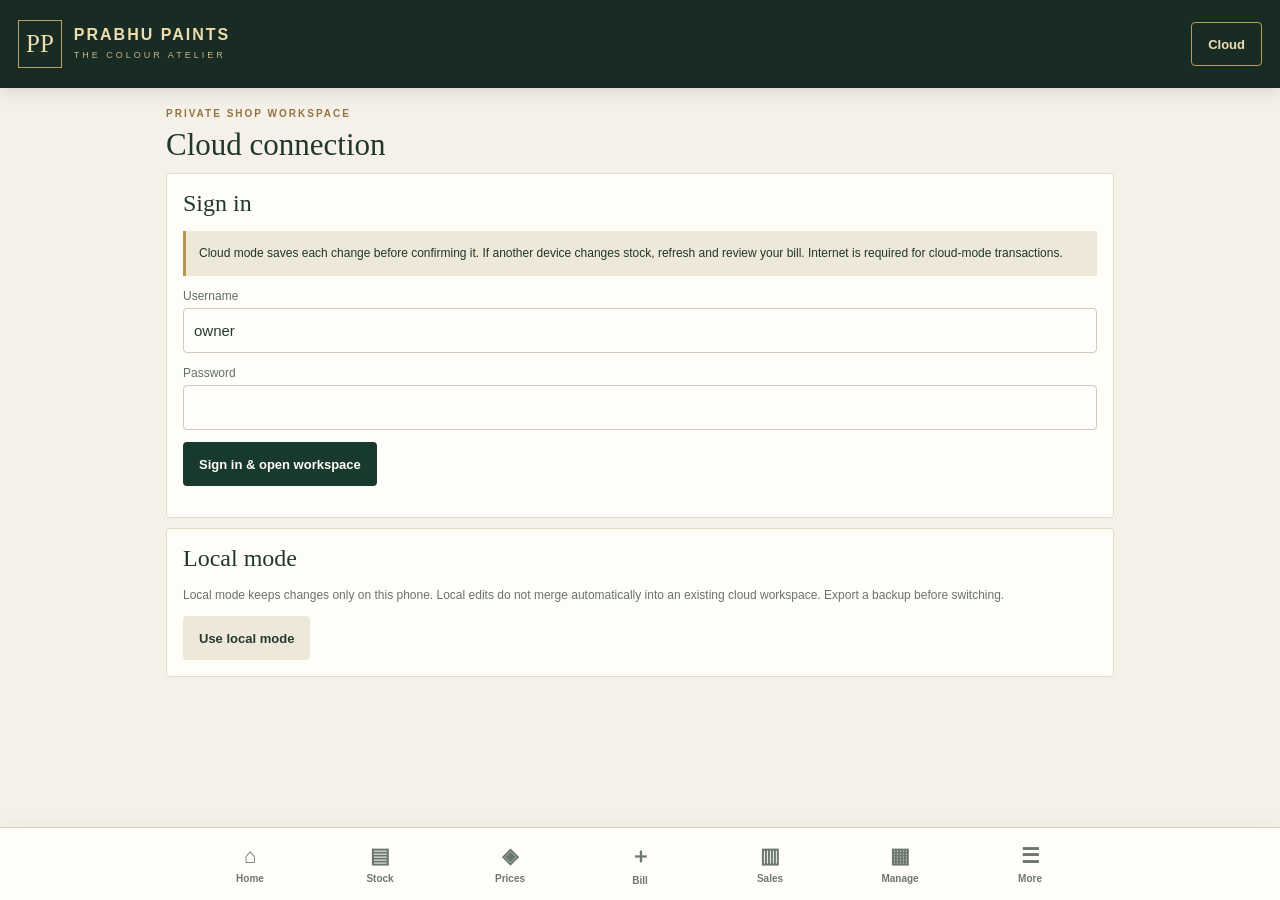
<file: management-cloud/server/static/index.html>
<!doctype html><html lang="en"><head><meta charset="utf-8"><meta name="viewport" content="width=device-width,initial-scale=1"><title>Prabhu Paints</title><link rel="stylesheet" href="style.css"></head><body>
<header><div class="mark">PP</div><div><b>PRABHU PAINTS</b><small>THE COLOUR ATELIER</small></div><button class="cloud-badge" onclick="cloudPanel()">Cloud</button></header><main id="app"></main><nav id="nav"></nav><dialog id="modal"></dialog><aside id="toast" role="status"></aside><div id="print"></div>
<script src="pricing.js"></script><script src="stock.js"></script><script src="cloud.js"></script><script src="app.js"></script><script src="management.js"></script></body></html>
</file>
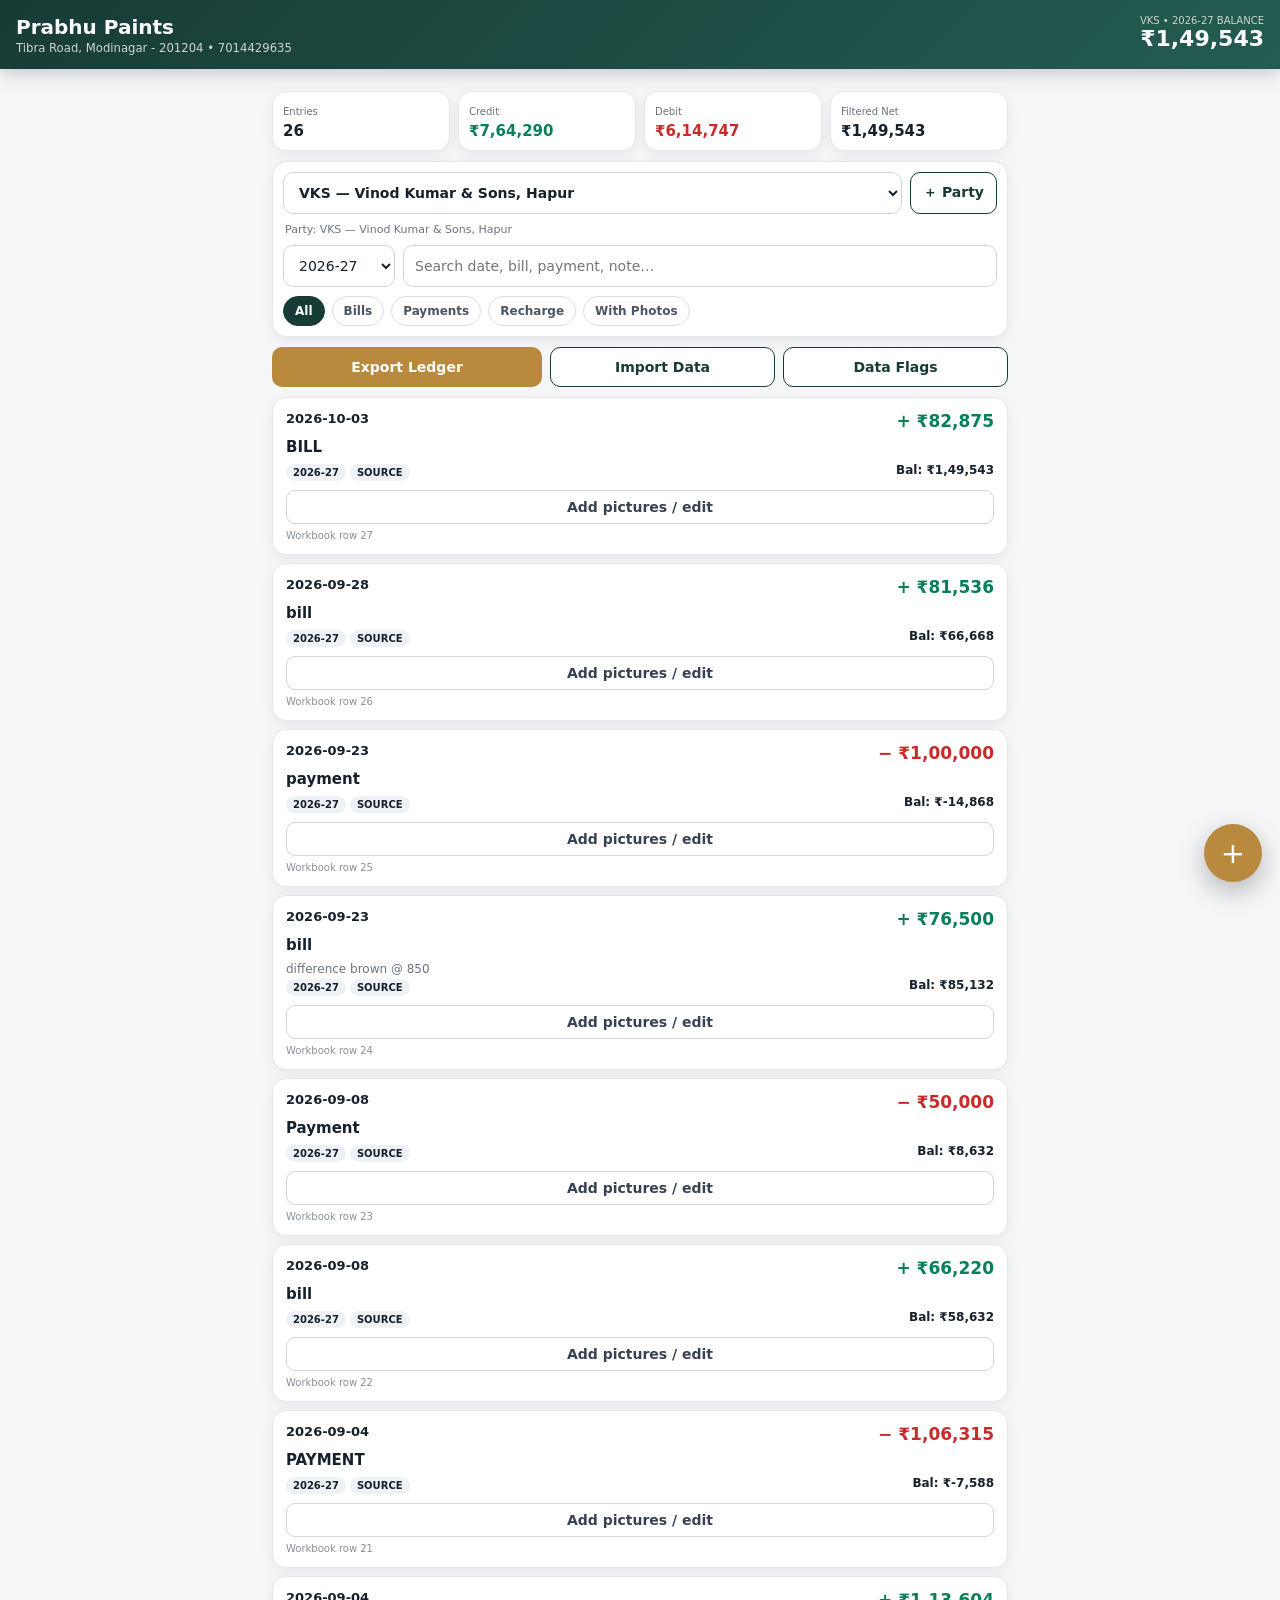
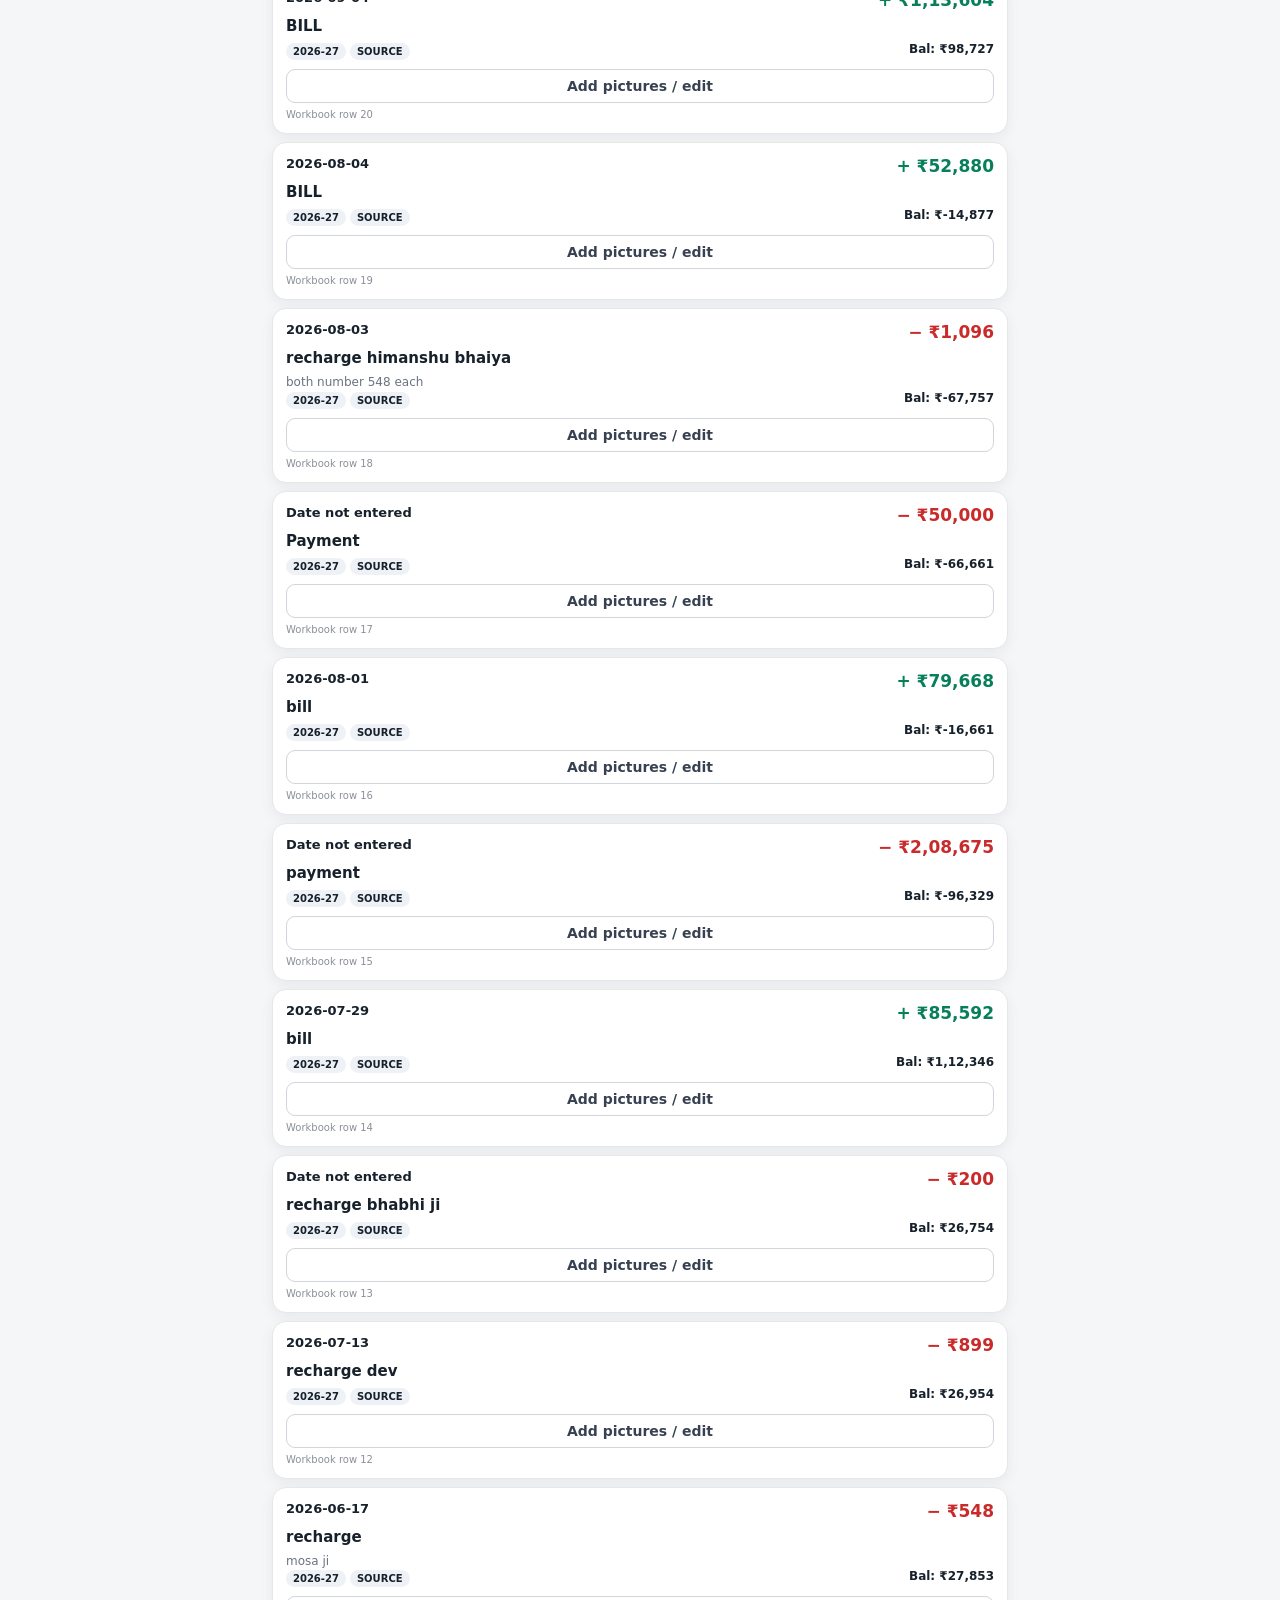
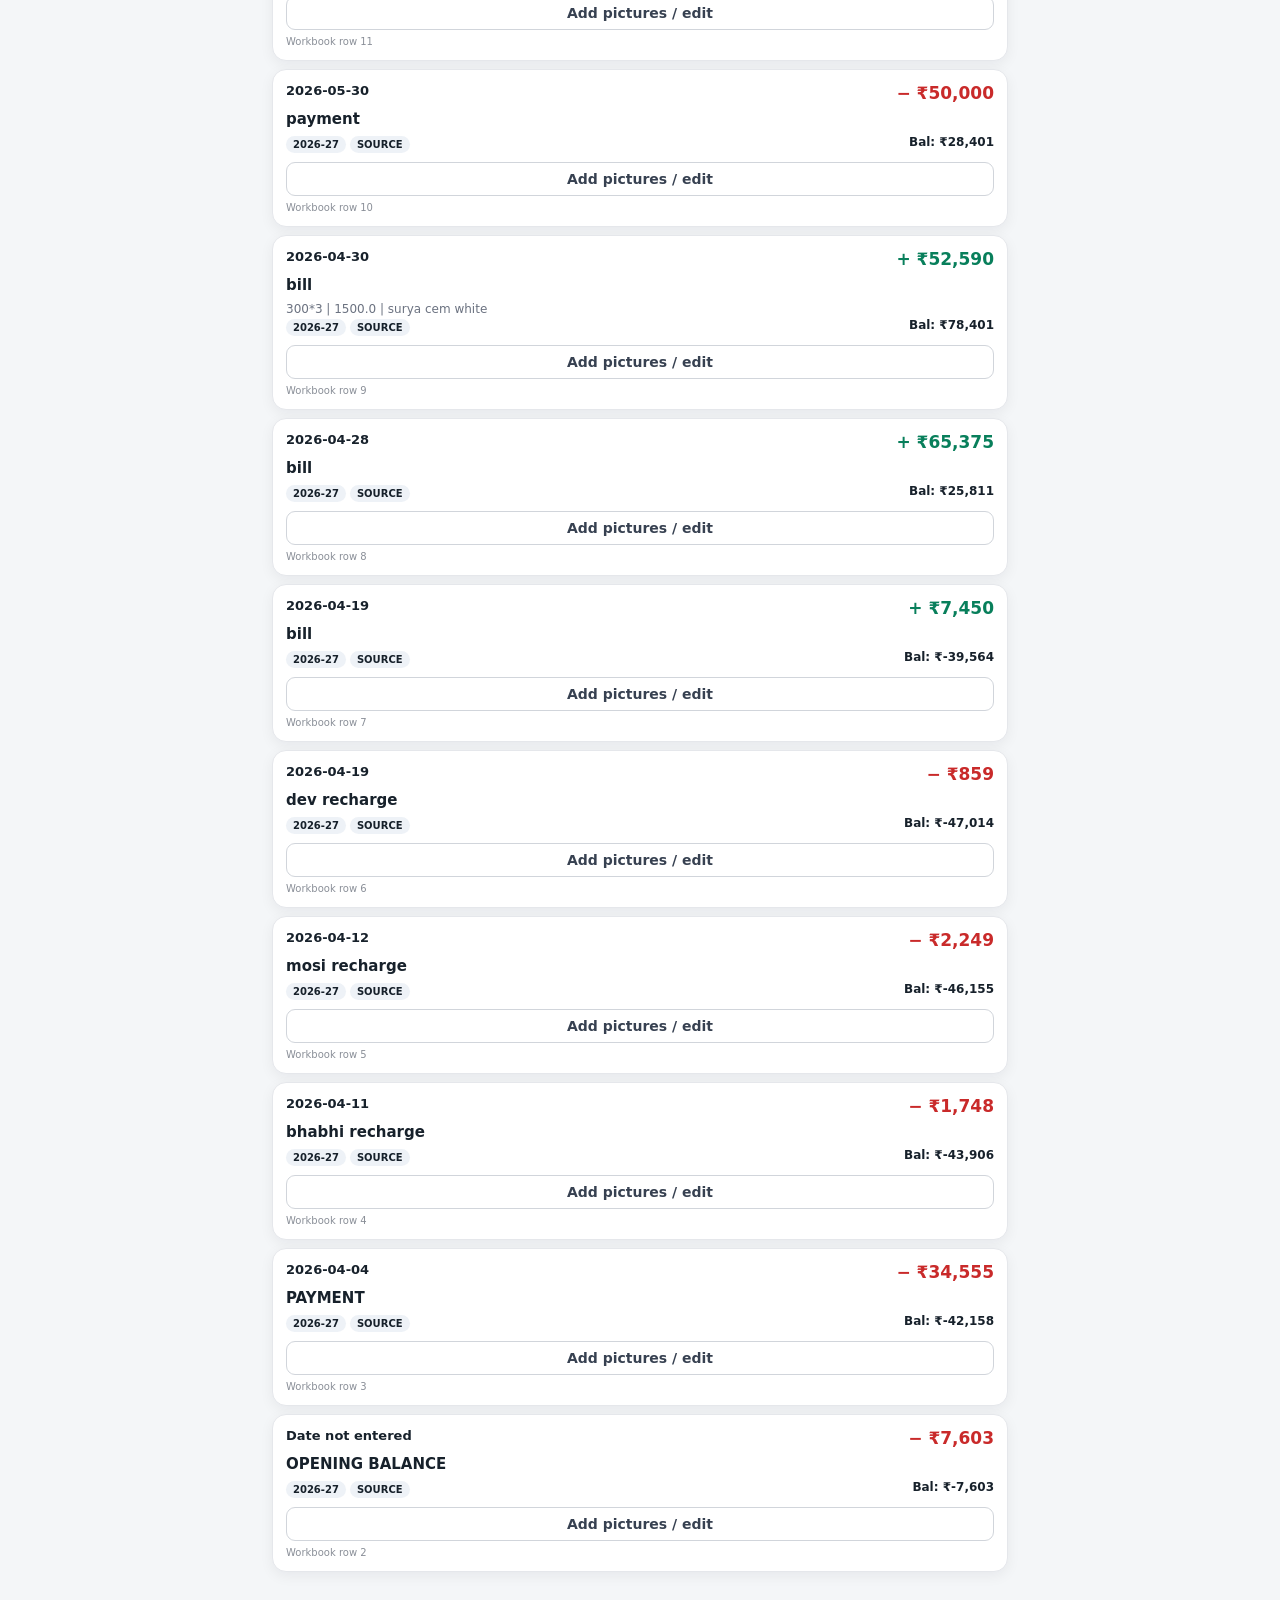
<file: ledger-android/app/src/main/assets/index.html>
<!doctype html>
<html>
<head>
<meta charset="utf-8">
<meta name="viewport" content="width=device-width,initial-scale=1,viewport-fit=cover,user-scalable=no">
<meta name="theme-color" content="#173c35">
<title>Prabhu Paints Party Ledger</title>
<style>
:root{--brand:#173c35;--brand2:#245c51;--gold:#b98a3d;--bg:#f4f6f8;--card:#fff;--ink:#17212b;--muted:#6b7280;--line:#e5e7eb;--green:#087f5b;--red:#c92a2a;--shadow:0 4px 14px rgba(15,23,42,.06)}
*{box-sizing:border-box;-webkit-tap-highlight-color:transparent}html,body{margin:0;min-height:100%;background:var(--bg);color:var(--ink);font:14px system-ui,-apple-system,Segoe UI,Roboto,Arial,sans-serif}button,input,select,textarea{font:inherit}
header{position:sticky;top:0;z-index:10;background:linear-gradient(135deg,var(--brand),var(--brand2));color:white;padding:calc(15px + env(safe-area-inset-top)) 16px 14px;box-shadow:0 4px 18px #0003}
.headrow{display:flex;justify-content:space-between;gap:10px;align-items:flex-start}.brand h1{font-size:20px;margin:0}.brand small{opacity:.78}.heroBal{text-align:right}.heroBal small{display:block;opacity:.75;font-size:10px}.heroBal b{font-size:22px}
.wrap{padding:12px;max-width:760px;margin:auto;padding-bottom:86px}.stats{display:grid;grid-template-columns:repeat(4,1fr);gap:8px;margin:10px 0}.stat,.card,.panel{background:var(--card);border:1px solid var(--line);border-radius:14px;box-shadow:var(--shadow)}.stat{padding:10px;min-width:0}.stat small{color:var(--muted);font-size:10px}.stat b{display:block;font-size:15px;margin-top:4px;overflow:hidden;text-overflow:ellipsis}.credit{color:var(--green)}.debit{color:var(--red)}
.panel{padding:10px}.partyRow{display:grid;grid-template-columns:1fr auto;gap:8px;align-items:center;margin-bottom:9px}.partySelect{width:100%;padding:11px;border:1px solid #d1d5db;border-radius:10px;background:#fff;color:var(--ink);font-weight:800}.partyInfo{font-size:11px;color:var(--muted);margin:0 2px 9px}.partyBtn{border:1px solid var(--brand);background:#fff;color:var(--brand);border-radius:10px;padding:11px 12px;font-weight:850;white-space:nowrap}.controls{display:grid;grid-template-columns:112px 1fr;gap:8px}.controls input,.controls select,.modal input,.modal select,.modal textarea,.exportBox input,.exportBox select{width:100%;padding:11px;border:1px solid #d1d5db;border-radius:10px;background:white;color:var(--ink);outline:none}.controls input:focus,.modal input:focus,.exportBox input:focus{border-color:var(--brand2);box-shadow:0 0 0 3px #245c5114}
.chips{display:flex;gap:7px;overflow:auto;padding-top:9px;scrollbar-width:none}.chips::-webkit-scrollbar{display:none}.chip{white-space:nowrap;border:1px solid #d9dee3;background:#fff;border-radius:999px;padding:7px 11px;font-size:12px;font-weight:700;color:#4b5563}.chip.active{background:var(--brand);border-color:var(--brand);color:#fff}
.toolbar{display:grid;grid-template-columns:1fr 1fr;gap:8px;margin:10px 0}.topActions{display:grid;grid-template-columns:1.2fr 1fr 1fr;gap:8px;margin:10px 0}.btn{border:0;border-radius:10px;padding:11px 12px;font-weight:800;background:var(--brand);color:white}.btn.alt{background:#fff;color:var(--brand);border:1px solid var(--brand)}.btn.gold{background:var(--gold)}.btn.danger{background:#fff0f0;color:#b42318;border:1px solid #ffd3d3}
.entry{padding:13px;margin:8px 0}.row{display:flex;justify-content:space-between;gap:8px;align-items:flex-start}.date{font-weight:800;font-size:13px}.part{font-size:15px;font-weight:750;margin:7px 0}.amt{font-weight:900;font-size:17px;white-space:nowrap}.balance{font-weight:800;font-size:12px}.meta{color:var(--muted);font-size:12px;line-height:1.4}.badge{display:inline-block;padding:3px 7px;border-radius:999px;background:#eef2f7;font-size:10px;font-weight:800;margin-right:4px}.badge.photo{background:#eef6ff;color:#1d4ed8}.source{font-size:10px;color:#8a8f98;margin-top:6px}
.photos{display:flex;gap:7px;overflow:auto;margin-top:8px;padding-bottom:2px}.thumb{width:70px;height:70px;object-fit:cover;border-radius:10px;border:1px solid var(--line);flex:0 0 auto}.photoBtn{width:100%;margin-top:9px;padding:8px 9px;border:1px solid #d1d5db;background:#fff;border-radius:9px;font-weight:750;color:#374151}
.empty{text-align:center;color:var(--muted);padding:30px}.fab{position:fixed;right:18px;bottom:18px;width:58px;height:58px;border-radius:50%;font-size:29px;border:0;background:var(--gold);color:white;box-shadow:0 9px 26px #0004;z-index:15}
.modalBack{position:fixed;inset:0;background:#0008;display:none;align-items:flex-end;z-index:30}.modalBack.show{display:flex}.modal{background:white;width:100%;max-height:92vh;overflow:auto;border-radius:20px 20px 0 0;padding:16px calc(16px + env(safe-area-inset-right)) calc(18px + env(safe-area-inset-bottom)) calc(16px + env(safe-area-inset-left))}.modal h2{margin:0 0 4px}.modal p{margin:0 0 10px;color:var(--muted);font-size:12px}.grid2{display:grid;grid-template-columns:1fr 1fr;gap:8px}.modal label,.exportBox label{display:block;font-size:11px;color:var(--muted);font-weight:750;margin:10px 0 4px}.note{background:#fff8db;border:1px solid #ffe066;padding:9px;border-radius:10px;margin:8px 0;font-size:11px;line-height:1.4}
.previewGrid{display:grid;grid-template-columns:repeat(4,1fr);gap:7px;margin-top:8px}.previewItem{position:relative}.previewItem img{width:100%;aspect-ratio:1/1;object-fit:cover;border-radius:9px;border:1px solid var(--line)}.removePic{position:absolute;right:3px;top:3px;width:24px;height:24px;border-radius:50%;border:0;background:#000b;color:#fff;font-weight:900}
.exportBox{background:#f8faf9;border:1px solid #d6e2de;border-radius:13px;padding:11px;margin:10px 0}.calcGrid{display:grid;grid-template-columns:repeat(3,1fr);gap:7px;margin-top:9px}.calc{background:white;border:1px solid #e1e6e4;border-radius:10px;padding:8px;min-width:0}.calc small{display:block;color:var(--muted);font-size:9px}.calc b{display:block;font-size:12px;margin-top:3px;overflow:hidden;text-overflow:ellipsis}.exportActions{display:grid;grid-template-columns:1fr 1fr;gap:8px;margin-top:10px}
.importBox{background:#f8faf9;border:1px solid #d6e2de;border-radius:13px;padding:11px;margin:10px 0}.importBtns{display:grid;grid-template-columns:1fr 1fr;gap:8px;margin-top:8px}.importPreview{margin-top:10px}.importPreview .calcGrid{margin-top:6px}.pasteBox{width:100%;min-height:92px;padding:10px;border:1px solid #d1d5db;border-radius:10px;resize:vertical}.sample{font-size:10px;color:var(--muted);line-height:1.45;margin-top:6px}.viewer{position:fixed;inset:0;background:#000e;display:none;z-index:60;align-items:center;justify-content:center;padding:18px}.viewer.show{display:flex}.viewer img{max-width:100%;max-height:88vh;border-radius:10px}.viewer button{position:absolute;right:15px;top:calc(15px + env(safe-area-inset-top));width:42px;height:42px;border-radius:50%;border:0;font-size:22px}
@media(max-width:520px){.stats{grid-template-columns:1fr 1fr}.calcGrid{grid-template-columns:1fr 1fr}.previewGrid{grid-template-columns:repeat(3,1fr)}.topActions{grid-template-columns:1fr 1fr}.topActions .importMain{grid-column:1/-1}.importBtns{grid-template-columns:1fr 1fr}}@media(min-width:600px){.modalBack{align-items:center;justify-content:center}.modal{max-width:560px;border-radius:20px}.stats{grid-template-columns:repeat(4,1fr)}}
</style>
</head>
<body>
<header>
 <div class="headrow"><div class="brand"><h1>Prabhu Paints</h1><small>Tibra Road, Modinagar - 201204 • 7014429635</small></div><div class="heroBal"><small id="balLabel">CURRENT BALANCE</small><b id="heroBalance">₹0</b></div></div>
</header>
<div class="wrap">
 <div class="stats" id="stats"></div>
 <div class="panel">
  <div class="partyRow"><select id="partySelect" class="partySelect" onchange="switchParty(this.value)"></select><button class="partyBtn" onclick="openParty()">＋ Party</button></div>
  <div id="partyInfo" class="partyInfo"></div>
  <div class="controls"><select id="fy"></select><input id="q" placeholder="Search date, bill, payment, note…"></div>
  <div class="chips">
   <button class="chip active" data-type="all">All</button><button class="chip" data-type="bill">Bills</button><button class="chip" data-type="payment">Payments</button><button class="chip" data-type="recharge">Recharge</button><button class="chip" data-type="photos">With Photos</button>
  </div>
 </div>
 <div class="topActions"><button class="btn gold" onclick="openExport()">Export Ledger</button><button class="btn alt importMain" onclick="openImport()">Import Data</button><button class="btn alt" onclick="showIssues()">Data Flags</button></div>
 <div id="list"></div>
</div>
<button class="fab" onclick="openAdd()">+</button>

<div class="modalBack" id="entryBack" onclick="if(event.target===this)closeEntry()"><div class="modal">
 <h2 id="mtitle">Add Entry</h2><p id="msub">Add a bill, payment, recharge or note.</p><div class="note" id="entryPartyNote"></div>
 <div class="grid2"><div><label>Date</label><input type="date" id="mdate"></div><div><label>Financial year</label><select id="mfy"><option>2024-25</option><option>2025-26</option><option>2026-27</option></select></div></div>
 <label>Particular</label><input id="mpart" placeholder="Bill / Payment / Recharge / note">
 <div class="grid2"><div><label>Credit / Bill ₹</label><input id="mcr" inputmode="decimal" type="number" step="0.01"></div><div><label>Debit / Payment ₹</label><input id="mdr" inputmode="decimal" type="number" step="0.01"></div></div>
 <label>Notes</label><textarea id="mnotes" rows="2"></textarea>
 <label>Bill / payment pictures</label><input id="mphoto" type="file" accept="image/*" multiple>
 <div class="meta">Choose multiple pictures together, or add more later. Up to 8 pictures per transaction.</div>
 <div id="photoPreview" class="previewGrid"></div>
 <div class="note">Imported workbook amounts remain read-only. Pictures can still be added to imported transactions.</div>
 <div class="toolbar"><button class="btn alt" onclick="closeEntry()">Cancel</button><button class="btn" onclick="saveEntry()">Save Entry</button></div>
</div></div>

<div class="modalBack" id="exportBack" onclick="if(event.target===this)closeExport()"><div class="modal">
 <h2>Professional Ledger Export</h2><p>Filter the exact timeline you want. Totals below are calculated before export.</p>
 <div class="exportBox">
  <div class="grid2"><div><label>Financial year</label><select id="exFy" onchange="updateExportCalc()"><option>All</option><option>2026-27</option><option>2025-26</option><option>2024-25</option></select></div><div><label>Transaction type</label><select id="exType" onchange="updateExportCalc()"><option value="all">All</option><option value="bill">Bills / Credit</option><option value="payment">Payments / Debit</option><option value="recharge">Recharge</option><option value="photos">With Photos</option></select></div></div>
  <div class="grid2"><div><label>From date</label><input id="exFrom" type="date" onchange="updateExportCalc()"></div><div><label>To date</label><input id="exTo" type="date" onchange="updateExportCalc()"></div></div>
  <label>Search within export</label><input id="exSearch" placeholder="Amount, bill, payment, note…" oninput="updateExportCalc()">
  <div class="calcGrid" id="calcGrid"></div>
 </div>
 <div class="exportActions"><button class="btn" onclick="savePdf()">Save PDF</button><button class="btn" onclick="saveJpeg()">Save JPEG</button><button class="btn alt" onclick="sharePdf()">Share PDF</button><button class="btn alt" onclick="shareJpeg()">Share JPEG</button><button class="btn alt" onclick="exportBackup()">JSON Backup</button><button class="btn alt" onclick="closeExport()">Close</button></div>
</div></div>

<div class="modalBack" id="importBack" onclick="if(event.target===this)closeImport()"><div class="modal">
 <h2>Import Ledger Data</h2><p>Import new transactions into the currently selected party ledger. Exact duplicates are skipped automatically.</p><div class="note" id="importPartyNote"></div>
 <div class="importBox">
  <div class="grid2">
   <div><label>Default financial year</label><select id="impFy"><option value="auto">Auto from date</option><option>2026-27</option><option>2025-26</option><option>2024-25</option></select></div>
   <div><label>Duplicate handling</label><select id="impDup"><option value="skip">Skip exact duplicates</option></select></div>
  </div>
  <div class="importBtns">
   <button class="btn" onclick="pickImport('xlsx')">Excel .XLSX</button>
   <button class="btn" onclick="pickImport('csv')">CSV / TSV</button>
   <button class="btn alt" onclick="pickImport('json')">JSON Backup</button>
   <button class="btn alt" onclick="usePastedData()">Paste Table</button>
  </div>
  <label>Paste CSV / tab-separated rows</label>
  <textarea id="impPaste" class="pasteBox" placeholder="Date&#9;Particular&#9;Credit&#9;Debit&#10;2026-10-05&#9;BILL&#9;12500&#9;"></textarea>
  <div class="sample">Recognised columns include Date, FY/Financial Year, Particular/Description, Credit/Bill, Debit/Payment, Balance and Notes. If no header is found, fallback order is Date, Particular, Credit, Debit, Balance, Notes.</div>
 </div>
 <div id="importPreview" class="importPreview"></div>
 <div class="toolbar"><button class="btn alt" onclick="closeImport()">Cancel</button><button class="btn" id="applyImportBtn" onclick="applyImport()" disabled>Import These Entries</button></div>
</div></div>

<div class="modalBack" id="partyBack" onclick="if(event.target===this)closeParty()"><div class="modal">
 <h2>Add Party</h2><p>Create a separate ledger for another customer/party.</p>
 <label>Party / Firm Name</label><input id="pname" placeholder="Example: ABC Traders">
 <div class="grid2"><div><label>Short Name</label><input id="pshort" placeholder="ABC"></div><div><label>Location</label><input id="plocation" placeholder="City / Area"></div></div>
 <label>Phone (optional)</label><input id="pphone" inputmode="tel" placeholder="Mobile number">
 <div class="toolbar"><button class="btn alt" onclick="closeParty()">Cancel</button><button class="btn" onclick="saveParty()">Save Party</button></div>
</div></div>

<div class="viewer" id="viewer" onclick="closeViewer()"><button onclick="closeViewer()">×</button><img id="viewerImg"></div>

<script src="ledger_data.js"></script>
<script>
const KEY='vks_user_entries_v1', IMG='vks_images_v1', PARTY_KEY='vks_parties_v1', CURRENT_PARTY='vks_current_party_v1';
let editId=null,pendingPhotos=[],activeType='all',pendingImport=[],pendingImportImages={},pendingImportStats=null;

const DEFAULT_PARTY={id:'vks',short:'VKS',name:'Vinod Kumar & Sons',location:'Hapur',phone:''};
function parties(){let p=[];try{p=JSON.parse(localStorage.getItem(PARTY_KEY)||'[]')}catch(e){};if(!Array.isArray(p))p=[];if(!p.some(x=>x.id==='vks'))p.unshift({...DEFAULT_PARTY});return p}
function saveParties(p){localStorage.setItem(PARTY_KEY,JSON.stringify(p))}
function currentPartyId(){let id=localStorage.getItem(CURRENT_PARTY)||'vks';return parties().some(x=>x.id===id)?id:'vks'}
function currentParty(){return parties().find(x=>x.id===currentPartyId())||DEFAULT_PARTY}
function partyLabel(p){return (p.short?p.short+' — ':'')+p.name+(p.location?', '+p.location:'')}
function refreshParties(){
 let ps=parties(),cur=currentPartyId();partySelect.innerHTML=ps.map(p=>'<option value="'+esc(p.id)+'">'+esc(partyLabel(p))+'</option>').join('');partySelect.value=cur;
 let p=currentParty();partyInfo.textContent='Party: '+partyLabel(p)+(p.phone?' • '+p.phone:'')
}
function switchParty(id){localStorage.setItem(CURRENT_PARTY,id);refreshParties();render()}
function openParty(){pname.value='';pshort.value='';plocation.value='';pphone.value='';partyBack.classList.add('show');setTimeout(()=>pname.focus(),120)}
function closeParty(){partyBack.classList.remove('show')}
function saveParty(){let name=pname.value.trim();if(!name){alert('Enter party / firm name');return}let ps=parties(),id='party-'+Date.now(),rec={id,short:pshort.value.trim(),name,location:plocation.value.trim(),phone:pphone.value.trim()};ps.push(rec);saveParties(ps);localStorage.setItem(CURRENT_PARTY,id);closeParty();refreshParties();render()}
const user=()=>{try{return JSON.parse(localStorage.getItem(KEY)||'[]').map(x=>({...x,partyId:x.partyId||'vks'}))}catch(e){return[]}};
const saveUser=x=>localStorage.setItem(KEY,JSON.stringify(x));
const rawImgs=()=>{try{return JSON.parse(localStorage.getItem(IMG)||'{}')}catch(e){return{}}};
function normalizeMap(){let m=rawImgs();Object.keys(m).forEach(k=>{if(typeof m[k]==='string')m[k]=[m[k]];if(!Array.isArray(m[k]))m[k]=[]});return m}
function saveImgs(m){try{localStorage.setItem(IMG,JSON.stringify(m));return true}catch(e){alert('Picture storage is full. Please export a JSON backup and remove older pictures.');return false}}
function photoList(id){let m=normalizeMap();return Array.isArray(m[id])?m[id]:[]}
function money(n){return n==null?'—':'₹'+Number(n).toLocaleString('en-IN',{maximumFractionDigits:2})}
function esc(s){return String(s||'').replace(/[&<>"']/g,c=>({'&':'&amp;','<':'&lt;','>':'&gt;','"':'&quot;',"'":'&#39;'}[c]))}
function classify(x){let p=(x.particular||'').toLowerCase();if(p.includes('recharge')||p.includes('recharg'))return'recharge';if(x.credit!=null&&x.debit==null)return'bill';if(x.debit!=null&&x.credit==null)return'payment';return'other'}
function all(){
 let pid=currentPartyId(),src=(pid==='vks'?SOURCE_LEDGER:[]).map(x=>({...x,partyId:'vks'})),u=user().filter(x=>(x.partyId||'vks')===pid).map(x=>({...x}));
 ['2024-25','2025-26','2026-27'].forEach(f=>{let base=0;for(let i=src.length-1;i>=0;i--){if(src[i].fy===f){base=Number(src[i].balance)||0;break}}u.filter(x=>x.fy===f).forEach(x=>{base+=(Number(x.credit)||0)-(Number(x.debit)||0);x.balance=base})});
 return [...src,...u]
}
function screenRows(){let arr=all(),f=fy.value,s=q.value.trim().toLowerCase();if(f!=='All')arr=arr.filter(x=>x.fy===f);if(activeType==='photos')arr=arr.filter(x=>photoList(x.id).length);else if(activeType!=='all')arr=arr.filter(x=>classify(x)===activeType);if(s)arr=arr.filter(x=>((x.date||'')+' '+(x.particular||'')+' '+(x.notes||'')+' '+(x.credit||'')+' '+(x.debit||'')).toLowerCase().includes(s));return arr}
function totals(arr){return arr.reduce((a,x)=>{a.cr+=Number(x.credit)||0;a.dr+=Number(x.debit)||0;return a},{cr:0,dr:0})}
function currentBalance(f){let arr=all().filter(x=>x.fy===f);return arr.length?Number(arr[arr.length-1].balance)||0:0}

function init(){
 refreshParties();
 ['All','2026-27','2025-26','2024-25'].forEach(x=>fy.innerHTML+=`<option>${x}</option>`);fy.value='2026-27';fy.onchange=render;q.oninput=render;mphoto.onchange=readPhotos;
 document.querySelectorAll('.chip').forEach(b=>b.onclick=()=>{activeType=b.dataset.type;document.querySelectorAll('.chip').forEach(x=>x.classList.toggle('active',x===b));render()});
 render()
}
function render(){
 refreshParties();let p=currentParty(),arr=screenRows(),t=totals(arr),sel=fy.value,bal=sel==='All'?currentBalance('2026-27'):currentBalance(sel);
 heroBalance.textContent=money(bal);balLabel.textContent=(p.short||p.name)+' • '+(sel==='All'?'2026-27 BALANCE':sel+' BALANCE');
 stats.innerHTML=`<div class=stat><small>Entries</small><b>${arr.length}</b></div><div class=stat><small>Credit</small><b class=credit>${money(t.cr)}</b></div><div class=stat><small>Debit</small><b class=debit>${money(t.dr)}</b></div><div class=stat><small>Filtered Net</small><b>${money(t.cr-t.dr)}</b></div>`;
 list.innerHTML=arr.length?'':'<div class="card empty">No matching entries</div>';
 arr.slice().reverse().forEach(x=>{let cr=x.credit!=null,amount=cr?x.credit:x.debit,ps=photoList(x.id),ph=ps.length?`<div class=photos>${ps.slice(0,4).map((p,i)=>`<img class=thumb src="${p}" onclick="event.stopPropagation();openViewer('${x.id}',${i})">`).join('')}${ps.length>4?`<span class=badge>+${ps.length-4} more</span>`:''}</div>`:'';list.innerHTML+=`<div class="card entry"><div class=row><span class=date>${x.date||'Date not entered'}</span><span class="amt ${cr?'credit':'debit'}">${cr?'+':'−'} ${money(amount)}</span></div><div class=part>${esc(x.particular)}</div>${x.notes?`<div class=meta>${esc(x.notes)}</div>`:''}<div class=row><span><span class=badge>${x.fy}</span><span class=badge>${x.source==='Imported XLSX'?'SOURCE':x.source==='Imported file'?'IMPORT':'USER'}</span>${ps.length?`<span class="badge photo">${ps.length} PHOTO${ps.length>1?'S':''}</span>`:''}</span><span class=balance>Bal: ${money(x.balance)}</span></div>${ph}<button class=photoBtn onclick="openEntry('${x.id}')">${ps.length?'View / add pictures':'Add pictures / edit'}</button><div class=source>${x.source==='Imported XLSX'?'Workbook row '+x.sourceRow:x.source==='Imported file'?'Imported file entry':'Added in app'}</div></div>`})
}
function openAdd(){editId=null;pendingPhotos=[];entryPartyNote.textContent='Party: '+partyLabel(currentParty());[mdate,mfy,mpart,mcr,mdr,mnotes].forEach(el=>el.disabled=false);mtitle.textContent='Add Entry';msub.textContent='Add a bill, payment, recharge or note.';mdate.value=new Date().toISOString().slice(0,10);mfy.value=fy.value==='All'?'2026-27':fy.value;mpart.value='';mcr.value='';mdr.value='';mnotes.value='';mphoto.value='';renderPhotoPreview();entryBack.classList.add('show')}
function openEntry(id){let x=all().find(z=>z.id===id);if(!x)return;editId=id;entryPartyNote.textContent='Party: '+partyLabel(currentParty());pendingPhotos=[];let imported=x.source==='Imported XLSX';mtitle.textContent=imported?'Transaction Pictures':'Edit Entry';msub.textContent=imported?'Source ledger fields are protected. You can add or remove pictures.':'Edit entry and manage its pictures.';mdate.value=x.date||'';mfy.value=x.fy;mpart.value=x.particular;mcr.value=x.credit??'';mdr.value=x.debit??'';mnotes.value=x.notes||'';[mdate,mfy,mpart,mcr,mdr,mnotes].forEach(el=>el.disabled=imported);mphoto.value='';renderPhotoPreview();entryBack.classList.add('show')}
function closeEntry(){entryBack.classList.remove('show');[mdate,mfy,mpart,mcr,mdr,mnotes].forEach(el=>el.disabled=false);pendingPhotos=[]}
function readPhotos(e){let files=[...e.target.files];let existing=editId?photoList(editId).length:0;if(existing+pendingPhotos.length+files.length>8){alert('Maximum 8 pictures per transaction.');files=files.slice(0,Math.max(0,8-existing-pendingPhotos.length))}files.forEach(f=>{let r=new FileReader();r.onload=()=>compressPhoto(r.result);r.readAsDataURL(f)})}
function compressPhoto(src){let im=new Image();im.onload=()=>{let max=900,sc=Math.min(1,max/Math.max(im.width,im.height)),c=document.createElement('canvas');c.width=Math.max(1,Math.round(im.width*sc));c.height=Math.max(1,Math.round(im.height*sc));c.getContext('2d').drawImage(im,0,0,c.width,c.height);pendingPhotos.push(c.toDataURL('image/jpeg',.66));renderPhotoPreview()};im.src=src}
function renderPhotoPreview(){let existing=editId?photoList(editId):[],allp=[...existing,...pendingPhotos];photoPreview.innerHTML=allp.map((p,i)=>`<div class=previewItem><img src="${p}" onclick="openPreviewSrc(this.src)"><button class=removePic onclick="event.preventDefault();removePhotoIndex(${i})">×</button></div>`).join('')}
function removePhotoIndex(i){let existing=editId?photoList(editId):[];if(i<existing.length){let m=normalizeMap();m[editId].splice(i,1);if(!m[editId].length)delete m[editId];saveImgs(m)}else pendingPhotos.splice(i-existing.length,1);renderPhotoPreview();render()}
function saveEntry(){
 let src=SOURCE_LEDGER.find(x=>x.id===editId);
 if(src){if(pendingPhotos.length){let m=normalizeMap(),arr=photoList(src.id);m[src.id]=[...arr,...pendingPhotos].slice(0,8);if(!saveImgs(m))return}closeEntry();render();return}
 let cr=mcr.value===''?null:+mcr.value,dr=mdr.value===''?null:+mdr.value;if(cr==null&&dr==null){alert('Enter Credit/Bill or Debit/Payment amount');return}if(cr!=null&&dr!=null){alert('Use either Credit or Debit for one entry');return}
 let u=user(),id=editId||'user-'+Date.now(),rec={id,partyId:currentPartyId(),fy:mfy.value,date:mdate.value,particular:mpart.value.trim()||(cr!=null?'Bill':'Payment'),credit:cr,debit:dr,balance:null,notes:mnotes.value.trim(),sourceRow:null,source:'User entry'},pos=u.findIndex(x=>x.id===id);if(pos>=0)u[pos]=rec;else u.push(rec);saveUser(u);
 if(pendingPhotos.length){let m=normalizeMap(),arr=photoList(id);m[id]=[...arr,...pendingPhotos].slice(0,8);if(!saveImgs(m))return}
 closeEntry();render()
}


function openImport(){pendingImport=[];importPartyNote.textContent='Importing into: '+partyLabel(currentParty());pendingImportImages={};pendingImportStats=null;impPaste.value='';importPreview.innerHTML='<div class="note">Choose Excel, CSV, JSON, or paste rows to preview before importing.</div>';applyImportBtn.disabled=true;impFy.value=fy.value==='All'?'auto':fy.value;importBack.classList.add('show')}
function closeImport(){importBack.classList.remove('show');pendingImport=[];pendingImportImages={};pendingImportStats=null}
function pickImport(kind){if(window.AndroidApp&&AndroidApp.pickImport){AndroidApp.pickImport(kind)}else alert('File import requires the Android APK')}
function usePastedData(){let txt=impPaste.value.trim();if(!txt){alert('Paste CSV or tab-separated data first.');return}stageDelimited(txt,'Pasted data')}
function importFromNative(kind,content,name){
 try{
  if(kind==='xlsx'){let book=JSON.parse(content);if(book&&Array.isArray(book.sheets))stageWorkbook(book,name||'Excel workbook');else stageTable(book,name||'Excel file')}
  else if(kind==='csv'){stageDelimited(content,name||'CSV file')}
  else if(kind==='json'){stageJson(content,name||'JSON file')}
 }catch(e){alert('Import could not be read: '+e.message)}
}
function parseDelimited(text){
 let first=(text.split(/\r?\n/).find(x=>x.trim())||''),tabs=(first.match(/\t/g)||[]).length,semis=(first.match(/;/g)||[]).length,commas=(first.match(/,/g)||[]).length,delim=tabs>=commas&&tabs>=semis?'\t':semis>commas?';':',';
 let rows=[],row=[],cell='',q=false;
 for(let i=0;i<text.length;i++){let ch=text[i];if(ch==='"'){if(q&&text[i+1]==='"'){cell+='"';i++}else q=!q}else if(ch===delim&&!q){row.push(cell);cell=''}else if((ch==='\n'||ch==='\r')&&!q){if(ch==='\r'&&text[i+1]==='\n')i++;row.push(cell);cell='';if(row.some(x=>String(x).trim()!==''))rows.push(row);row=[]}else cell+=ch}
 row.push(cell);if(row.some(x=>String(x).trim()!==''))rows.push(row);return rows
}
function stageDelimited(text,name){stageTable(parseDelimited(text),name)}
function normHead(v){return String(v??'').trim().toLowerCase().replace(/[₹$€£:_\-\/().\s]+/g,'')}
function headerKind(v){
 let s=normHead(v);
 if(['date','dt','transactiondate','entrydate','दिनांक'].includes(s))return'date';
 if(['fy','financialyear','financialyr','year'].includes(s))return'fy';
 if(['particular','particulars','description','narration','details','detail','entry'].includes(s))return'particular';
 if(['credit','cr','creditamount','bill','billamount','receivable'].includes(s))return'credit';
 if(['debit','dr','debitamount','payment','paymentamount','paid'].includes(s))return'debit';
 if(['balance','bal','closingbalance'].includes(s))return'balance';
 if(['notes','note','remark','remarks','memo','comment'].includes(s))return'notes';
 return''
}
function parseAmt(v){if(v==null||v==='')return null;let s=String(v).trim().replace(/[₹,$\s]/g,'');if(/^\(.*\)$/.test(s))s='-'+s.slice(1,-1);let n=Number(s);return Number.isFinite(n)?n:null}
function pad2(n){return String(n).padStart(2,'0')}
function parseImportDate(v){
 if(v==null||v==='')return'';let s=String(v).trim();
 if(/^\d+(\.\d+)?$/.test(s)){let n=Number(s);if(n>20000&&n<90000){let d=new Date(Date.UTC(1899,11,30)+Math.floor(n)*86400000);return d.getUTCFullYear()+'-'+pad2(d.getUTCMonth()+1)+'-'+pad2(d.getUTCDate())}}
 let m=s.match(/^(\d{4})[-\/.](\d{1,2})[-\/.](\d{1,2})/);if(m)return m[1]+'-'+pad2(m[2])+'-'+pad2(m[3]);
 m=s.match(/^(\d{1,2})[-\/.](\d{1,2})[-\/.](\d{2,4})$/);if(m){let y=Number(m[3]);if(y<100)y+=2000;return y+'-'+pad2(m[2])+'-'+pad2(m[1])}
 let d=new Date(s);if(!isNaN(d)){return d.getFullYear()+'-'+pad2(d.getMonth()+1)+'-'+pad2(d.getDate())}return s
}
function inferFy(date){
 if(impFy.value!=='auto')return impFy.value;
 let m=String(date||'').match(/^(\d{4})-(\d{2})-/);if(!m)return fy.value==='All'?'2026-27':fy.value;
 let y=Number(m[1]),mo=Number(m[2]);return mo>=4?y+'-'+String(y+1).slice(-2):(y-1)+'-'+String(y).slice(-2)
}
function stageWorkbook(book,name){
 let rows=[];(book.sheets||[]).forEach(sh=>{let sheetFy=/^\d{4}-\d{2}$/.test(String(sh.name||'').trim())?String(sh.name).trim():'';rows=rows.concat(tableToImportRows(sh.rows||[],sheetFy))});
 if(!rows.length){alert('No importable rows found in '+name);return}stageRows(rows,{},name+' • '+book.sheets.length+' sheet(s)')
}
function tableToImportRows(table,forcedFy){
 if(!Array.isArray(table)||!table.length)return[];
 let header=-1,map={};
 for(let r=0;r<Math.min(25,table.length);r++){let score=0,tmp={};(table[r]||[]).forEach((v,i)=>{let k=headerKind(v);if(k&&tmp[k]==null){tmp[k]=i;score++}});if(score>=2&&(tmp.particular!=null||tmp.credit!=null||tmp.debit!=null)){header=r;map=tmp;break}}
 let start=header>=0?header+1:0;if(header<0)map={date:0,particular:1,credit:2,debit:3,balance:4,notes:5};
 let rows=[];
 for(let i=start;i<table.length;i++){let a=table[i]||[],date=parseImportDate(a[map.date]),part=String(a[map.particular]??'').trim(),cr=parseAmt(a[map.credit]),dr=parseAmt(a[map.debit]),notes=map.notes!=null?String(a[map.notes]??'').trim():'',fileFy=map.fy!=null?String(a[map.fy]??'').trim():'';
  if(!part&&cr==null&&dr==null)continue;if(cr==null&&dr==null)continue;if(cr!=null&&dr!=null&&cr===0)cr=null;if(cr!=null&&dr!=null&&dr===0)dr=null;
  rows.push({oldId:'',fy:fileFy||forcedFy||inferFy(date),date,particular:part||(cr!=null?'BILL':'PAYMENT'),credit:cr,debit:dr,balance:null,notes,source:'Imported file',sourceRow:null})
 }
 return rows
}
function stageTable(table,name){let rows=tableToImportRows(table,'');if(!rows.length){alert('No importable rows found in '+name);return}stageRows(rows,{},name)}
function stageJson(text,name){
 let p=JSON.parse(text),rows=[],pics={};
 if(Array.isArray(p))rows=p;
 else if(Array.isArray(p.userEntries)){rows=p.userEntries;pics=p.images||{}}
 else if(Array.isArray(p.transactions))rows=p.transactions.filter(x=>!x.source||x.source==='User entry'||x.source==='Imported file');
 else if(Array.isArray(p.sourceLedger)){rows=p.sourceLedger;pics=p.images||{}}
 else throw new Error('No transaction array found in JSON');
 rows=rows.map(x=>({oldId:x.id||'',fy:x.fy||inferFy(parseImportDate(x.date)),date:parseImportDate(x.date),particular:String(x.particular||x.description||'').trim(),credit:parseAmt(x.credit),debit:parseAmt(x.debit),balance:null,notes:String(x.notes||'').trim(),source:'Imported file',sourceRow:null})).filter(x=>x.particular&&(x.credit!=null||x.debit!=null));
 stageRows(rows,pics,name)
}
function sig(x){return [x.fy||'',x.date||'',String(x.particular||'').trim().toLowerCase(),x.credit==null?'':Number(x.credit).toFixed(2),x.debit==null?'':Number(x.debit).toFixed(2)].join('|')}
function stageRows(rows,pics,name){
 let seen=new Set(all().map(sig)),newRows=[],dups=0,cr=0,dr=0;
 rows.forEach(x=>{let s=sig(x);if(seen.has(s)){dups++;return}seen.add(s);newRows.push(x);cr+=Number(x.credit)||0;dr+=Number(x.debit)||0});
 pendingImport=newRows;pendingImportImages=pics||{};pendingImportStats={name,total:rows.length,newCount:newRows.length,duplicates:dups,cr,dr};
 importPreview.innerHTML='<div class="note"><b>'+esc(name)+'</b><br>Preview only — nothing has been changed yet.</div><div class="calcGrid">'+
  '<div class=calc><small>Rows found</small><b>'+rows.length+'</b></div><div class=calc><small>New entries</small><b>'+newRows.length+'</b></div><div class=calc><small>Duplicates skipped</small><b>'+dups+'</b></div>'+
  '<div class=calc><small>Credit to import</small><b class=credit>'+money(cr)+'</b></div><div class=calc><small>Debit to import</small><b class=debit>'+money(dr)+'</b></div><div class=calc><small>Net</small><b>'+money(cr-dr)+'</b></div></div>';
 applyImportBtn.disabled=!newRows.length
}
function applyImport(){
 if(!pendingImport.length)return;let u=user(),m=normalizeMap(),now=Date.now(),added=0;
 pendingImport.forEach((x,i)=>{let old=x.oldId,id='import-'+now+'-'+i,rec={id,partyId:currentPartyId(),fy:x.fy,date:x.date,particular:x.particular,credit:x.credit,debit:x.debit,balance:null,notes:x.notes,sourceRow:null,source:'Imported file',createdAt:now+i};u.push(rec);let ps=pendingImportImages[old];if(ps){if(typeof ps==='string')ps=[ps];if(Array.isArray(ps)&&ps.length)m[id]=ps.slice(0,8)}added++});
 saveUser(u);saveImgs(m);closeImport();render();alert('Imported '+added+' new entries successfully. Exact duplicates were skipped.')
}

function openExport(){exFy.value=fy.value;exType.value=activeType;exSearch.value=q.value;exFrom.value='';exTo.value='';updateExportCalc();exportBack.classList.add('show')}
function closeExport(){exportBack.classList.remove('show')}
function exportRows(){let arr=all(),f=exFy.value,typ=exType.value,from=exFrom.value,to=exTo.value,s=exSearch.value.trim().toLowerCase();if(f!=='All')arr=arr.filter(x=>x.fy===f);if(typ==='photos')arr=arr.filter(x=>photoList(x.id).length);else if(typ!=='all')arr=arr.filter(x=>classify(x)===typ);if(from)arr=arr.filter(x=>x.date&&x.date>=from);if(to)arr=arr.filter(x=>x.date&&x.date<=to);if(s)arr=arr.filter(x=>((x.date||'')+' '+(x.particular||'')+' '+(x.notes||'')+' '+(x.credit||'')+' '+(x.debit||'')).toLowerCase().includes(s));return arr}
function exportCalc(){let arr=exportRows(),t=totals(arr),first=arr[0],last=arr[arr.length-1],opening=first?Number(first.balance||0)-(Number(first.credit)||0)+(Number(first.debit)||0):0,closing=last?Number(last.balance||0):0,dated=arr.filter(x=>x.date),from=exFrom.value||(dated[0]?.date||'Start'),to=exTo.value||(dated[dated.length-1]?.date||'End');return{arr,count:arr.length,cr:t.cr,dr:t.dr,net:t.cr-t.dr,opening,closing,timeline:from+' to '+to}}
function updateExportCalc(){let c=exportCalc();calcGrid.innerHTML=`<div class=calc><small>Entries</small><b>${c.count}</b></div><div class=calc><small>Total Credit</small><b class=credit>${money(c.cr)}</b></div><div class=calc><small>Total Debit</small><b class=debit>${money(c.dr)}</b></div><div class=calc><small>Net Amount</small><b>${money(c.net)}</b></div><div class=calc><small>Opening Balance</small><b>${money(c.opening)}</b></div><div class=calc><small>Closing Balance</small><b>${money(c.closing)}</b></div>`}
function exportTypeLabel(){return({all:'All transactions',bill:'Bills / Credit',payment:'Payments / Debit',recharge:'Recharge',photos:'With Photos'})[exType.value]||exType.value}
function reportPayload(){let c=exportCalc(),p=currentParty();return JSON.stringify({partyName:p.name,partyShort:p.short||'',partyLocation:p.location||'',partyPhone:p.phone||'',fy:exFy.value,type:exportTypeLabel(),timeline:c.timeline,count:c.count,credit:money(c.cr),debit:money(c.dr),net:money(c.net),opening:money(c.opening),closing:money(c.closing),rows:c.arr.map(x=>({date:x.date||'',particular:x.particular||'',credit:x.credit,debit:x.debit,balance:x.balance,notes:x.notes||'',fy:x.fy}))})}
function savePdf(){if(window.AndroidApp&&AndroidApp.exportPdf){AndroidApp.exportPdf(reportPayload(),false);closeExport()}else alert('PDF export requires Android app')}
function saveJpeg(){if(window.AndroidApp&&AndroidApp.exportJpeg){AndroidApp.exportJpeg(reportPayload(),false);closeExport()}else alert('JPEG export requires Android app')}
function sharePdf(){if(window.AndroidApp&&AndroidApp.exportPdf){AndroidApp.exportPdf(reportPayload(),true);closeExport()}else alert('PDF sharing requires Android app')}
function shareJpeg(){if(window.AndroidApp&&AndroidApp.exportJpeg){AndroidApp.exportJpeg(reportPayload(),true);closeExport()}else alert('JPEG sharing requires Android app')}
function exportBackup(){let payload={app:'Prabhu Paints Party Ledger',version:'1.1-pro-multiparty',exportedAt:new Date().toISOString(),business:{name:'Prabhu Paints',address:'Tibra Road, Modinagar - 201204',phone:'7014429635'},parties:parties(),currentPartyId:currentPartyId(),sourceStats:SOURCE_STATS,sourceLedger:SOURCE_LEDGER,userEntries:user(),images:normalizeMap()};let content=JSON.stringify(payload,null,2),name='VKS_Ledger_Backup_'+new Date().toISOString().slice(0,10)+'.json';if(window.AndroidApp&&AndroidApp.saveFile)AndroidApp.saveFile(content,'application/json',name);closeExport()}
function showIssues(){let flags=SOURCE_LEDGER.filter(x=>!x.date);alert(flags.length+' imported transaction(s) have no date in the original workbook. They are preserved without guessing.\n\n'+flags.slice(0,8).map(x=>x.fy+' row '+x.sourceRow+' — '+x.particular+' '+money(x.credit??x.debit)).join('\n'))}
function openViewer(id,i){let p=photoList(id)[i];if(p)openPreviewSrc(p)}function openPreviewSrc(src){viewerImg.src=src;viewer.classList.add('show')}function closeViewer(){viewer.classList.remove('show');viewerImg.src=''}
init();
</script>
</body>
</html>
</file>
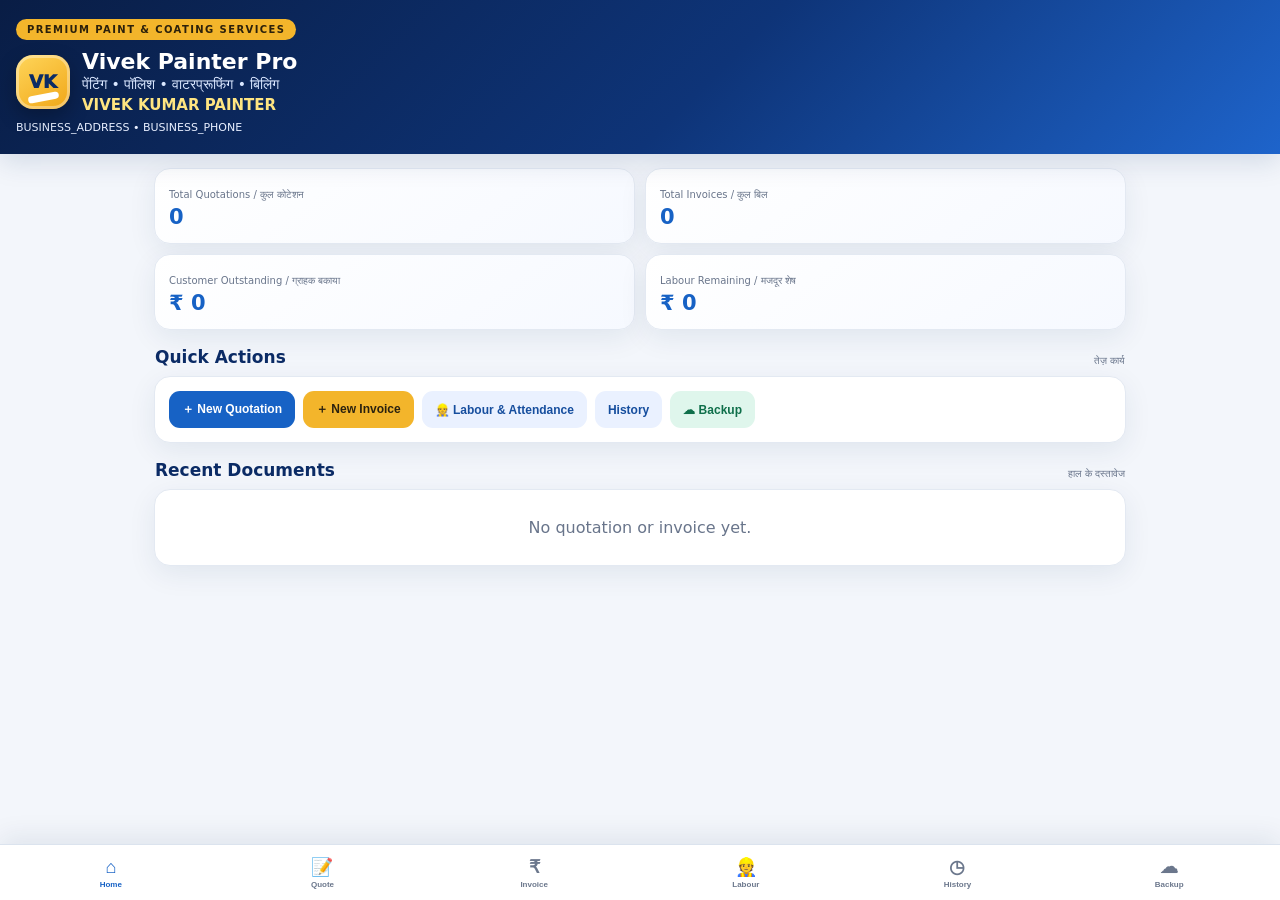
<file: vivek-painter-android/app/src/main/assets/index.html>
<!doctype html>
<html><head><meta charset="utf-8"><meta name="viewport" content="width=device-width,initial-scale=1,viewport-fit=cover">
<title>Vivek Painter Pro</title><link rel="stylesheet" href="style.css"></head>
<body>
<div id="app">
<header class="hero">
<div class="pill">PREMIUM PAINT & COATING SERVICES</div>
<div class="brandrow"><div class="logo">VK<span></span></div><div><h1>Vivek Painter Pro</h1><div class="hi">पेंटिंग • पॉलिश • वाटरप्रूफिंग • बिलिंग</div><strong>VIVEK KUMAR PAINTER</strong></div></div>
<div class="contact" id="businessContact">Professional Painting & Waterproofing Services</div>
</header>
<main id="page" class="wrap"></main>
</div>
<div id="exportOverlay" class="overlay"></div><div id="toast" class="toast"></div>
<nav id="bottomNav" class="bottom">
<button class="nav active" data-page="home">⌂<small>Home</small></button>
<button class="nav" data-page="quotation">📝<small>Quote</small></button>
<button class="nav" data-page="invoice">₹<small>Invoice</small></button>
<button class="nav" data-page="labor">👷<small>Labour</small></button>
<button class="nav" data-page="history">◷<small>History</small></button>
<button class="nav" data-page="backup">☁<small>Backup</small></button>
</nav>
<script src="state.js"></script><script src="quotation.js"></script><script src="invoice-base.js"></script><script src="invoice.js"></script>
<script src="labor-ui.js"></script><script src="labor-logic.js"></script><script src="history.js"></script><script src="qdoc.js"></script><script src="otherdocs.js"></script><script src="export.js"></script>
<script>loadStore();render();</script>
</body></html>
</file>
<file: management-cloud/server/static/style.css>
:root{font-family:Arial,sans-serif;color:#21362d;background:#f5f1e9;font-size:15px;--gold:#b18b4c;--ink:#18392e}*{box-sizing:border-box}body{margin:0;padding-bottom:94px}header{display:flex;align-items:center;gap:12px;background:#182c24;color:#eedeaf;padding:20px 18px;position:sticky;top:0;z-index:4;box-shadow:0 3px 18px #10201924}header b{letter-spacing:2px;font-size:16px}header small{display:block;font-size:9px;letter-spacing:3px;margin-top:5px;color:#c7b38a}.mark{font:25px Georgia;border:1px solid #bca16a;padding:9px 7px}.offline{margin-left:auto;font-size:10px;color:#c4d9b9}main{max-width:980px;margin:auto;padding:20px 16px}h1,h2,h3{font-family:Georgia,serif;font-weight:400}h1{font-size:31px;margin:8px 0}h2{font-size:24px;margin:0 0 14px}h3{font-size:19px;margin:0 0 10px}p{line-height:1.5}.eyebrow{font-size:10px;letter-spacing:2px;text-transform:uppercase;color:#937444;font-weight:700}.muted,small{color:#69746a;font-size:12px;line-height:1.5}.hero{border:1px solid #d1b882;border-radius:4px;padding:26px 22px;background:radial-gradient(ellipse at right top,#315a47,#18382b 70%);color:#f4e9ca;position:relative;overflow:hidden}.hero:after{content:'';position:absolute;width:170px;height:170px;right:-80px;top:15px;border:26px double #d4bd8130;border-radius:50%;pointer-events:none}.hero p{color:#d7dbc8}.hero .eyebrow{color:#d2b980}.hero button{background:#ead9b5;color:#213a2a}.stats{display:grid;grid-template-columns:1fr 1fr;gap:12px;margin:16px 0}.stat{padding:18px;background:#fffdf8;border:1px solid #e4dccb;border-radius:4px}.stat strong{display:block;font:28px Georgia;margin-top:8px}.card{padding:16px;margin:10px 0;background:#fffdf8;border:1px solid #e4dccb;border-radius:4px}.row{display:flex;align-items:center;justify-content:space-between;gap:10px}.row>div:first-child{min-width:0}.actions{display:flex;gap:8px;flex-wrap:wrap;margin-top:12px}button{border:0;background:var(--ink);color:#fffdf7;padding:13px 16px;border-radius:4px;font-size:13px;font-weight:600;cursor:pointer;min-height:44px}button:disabled{opacity:.4}.secondary{background:#eee8db;color:#26392e}.danger{background:#f7e4db;color:#9e402b}.gold{background:#b48f53;color:white}input,select,textarea{font:inherit;width:100%;padding:13px 10px;border:1px solid #cfcbbd;background:#fffefb;color:#233a2e;border-radius:4px;min-height:44px}input:focus,select:focus{outline:2px solid #b69a62}label{display:block;font-size:12px;color:#627165;margin:13px 0 5px}.search{position:sticky;top:89px;background:#f5f1e9;padding:8px 0;z-index:2}.filters{display:flex;gap:8px;margin-top:8px}.filters select{flex:1;min-width:0}.pill{display:inline-block;background:#e6eee3;color:#335338;font-size:10px;padding:5px 8px;border-radius:20px;margin-top:6px}.warn{background:#fff0cc;color:#87611d}.quantity{font:26px Georgia;text-align:right;white-space:nowrap}.name{font-weight:600;line-height:1.4;font-size:14px}.brand{font-size:10px;letter-spacing:1px;text-transform:uppercase;color:#98773d;margin-bottom:6px}.pack{font-size:12px;color:#6b766d;margin-top:5px}.subhead{margin:24px 0 12px}.bar{height:6px;background:#eee7d7;margin:9px 0 2px}.bar i{height:100%;display:block;background:#ad8c54}nav{position:fixed;bottom:0;left:0;right:0;display:flex;justify-content:center;background:#fffdf8;border-top:1px solid #d9cfb6;z-index:5;padding:7px 4px max(7px,env(safe-area-inset-bottom));box-shadow:0 -3px 16px #33333309}nav button{color:#6c786d;background:none;flex:1;max-width:130px;font-size:10px;padding:7px 3px;min-height:53px}nav button span{display:block;font-size:21px;margin-bottom:5px}nav button.active{background:#eae9de;color:#173b2c}dialog{border:1px solid #c6b080;border-radius:6px;width:calc(100% - 26px);max-width:540px;max-height:88vh;padding:22px;color:#243d2d;background:#fffdf7}dialog::backdrop{background:#0b1b16b3}dialog h2{padding-right:15px}.two{display:grid;grid-template-columns:1fr 1fr;gap:12px}#toast{position:fixed;bottom:92px;background:#17392c;color:white;padding:14px 22px;left:50%;transform:translateX(-50%);border-radius:5px;display:none;z-index:10;width:max-content;max-width:90%}.empty{text-align:center;padding:40px 15px;color:#758071}.grand{font:30px Georgia;color:#87642b}.gallery{display:grid;grid-template-columns:1fr 1fr;gap:12px}.gallery img,.gallery video{width:100%;max-height:250px;object-fit:cover;background:#172e24}.note{border-left:3px solid #b79552;background:#eee8d9;padding:13px;font-size:12px;line-height:1.6}table{width:100%;border-collapse:collapse;font-size:12px}th,td{padding:10px 6px;border-bottom:1px solid #ddd;text-align:left;vertical-align:top}td:last-child,th:last-child{text-align:right}#print{display:none}a{color:#846022}button:focus-visible{outline:3px solid #ad8c54;outline-offset:2px}@media(min-width:750px){.stats{grid-template-columns:repeat(4,1fr)}.grid{display:grid;grid-template-columns:1fr 1fr;gap:12px}.grid .card{margin:0}.hero{padding:35px}}@media print{body{padding:0;background:white}header,main,nav,dialog,#toast{display:none!important}#print{display:block;color:black;padding:12mm;font-family:Arial}#print h1{font:28px Georgia}#print th,#print td{border-bottom:1px solid #bbb}#print .total{text-align:right;font-size:18px;margin-top:20px}}

.cloud-badge{margin-left:auto;border:1px solid #b99c5c;background:transparent;color:#eedeaf}nav button{min-width:0;font-size:10px}body:has(dialog[open]){overflow:hidden}
</file>
<file: vivek-painter-android/app/src/main/assets/style.css>
:root{--navy:#0b2b65;--blue:#1762c5;--gold:#f3b52b;--ink:#172033;--muted:#69758b;--bg:#f3f6fb;--card:#fff;--line:#dce4ef;--green:#137a53;--red:#b42318}*{box-sizing:border-box}html,body{margin:0;background:var(--bg);color:var(--ink);font-family:system-ui,-apple-system,"Noto Sans Devanagari",Roboto,Arial,sans-serif}.app{min-height:100vh;padding-bottom:86px}.hero{background:linear-gradient(135deg,#091d45,#0e3478 55%,#1e64cb);color:#fff;padding:18px 16px 20px;box-shadow:0 8px 26px #0b2b6522;position:sticky;top:0;z-index:15}.pill{display:inline-block;background:var(--gold);color:#2c210b;border-radius:999px;padding:5px 11px;font-size:10px;font-weight:900;letter-spacing:1.4px}.brandrow{display:flex;align-items:center;gap:12px;margin-top:9px}.logo{width:54px;height:54px;border-radius:17px;background:linear-gradient(145deg,#ffd65b,#f0a617);display:grid;place-items:center;color:var(--navy);font-size:18px;font-weight:1000;position:relative;box-shadow:inset 0 0 0 3px #ffffff55,0 8px 20px #0004}.logo span{position:absolute;width:31px;height:7px;border-radius:999px;background:#fff;bottom:8px;transform:rotate(-11deg)}.hero h1{margin:0;font-size:22px}.hero .hi{font-size:14px;color:#dae7ff;margin:2px 0}.hero strong{color:#ffe581;font-size:15px}.contact{font-size:11px;color:#e8efff;margin-top:7px}.wrap{padding:14px;max-width:1000px;margin:auto}.grid{display:grid;gap:10px}.grid2{grid-template-columns:repeat(2,minmax(0,1fr))}.grid3{grid-template-columns:repeat(3,minmax(0,1fr))}.metric,.card,.worker{background:#fff;border:1px solid #e3e9f2;border-radius:16px;box-shadow:0 8px 28px rgba(14,45,95,.08)}.metric{padding:14px;background:linear-gradient(145deg,#fff,#f6f9ff)}.metric span{font-size:10px;color:var(--muted)}.metric b{display:block;font-size:21px;color:var(--blue);margin-top:3px}.card{padding:14px}.sectionTitle{display:flex;justify-content:space-between;align-items:end;margin:17px 1px 9px}.sectionTitle h2{font-size:17px;margin:0;color:var(--navy)}.sectionTitle span{font-size:10px;color:var(--muted)}.btns{display:flex;gap:8px;flex-wrap:wrap}.btn{border:0;border-radius:11px;padding:10px 13px;font-size:12px;font-weight:850;cursor:pointer}.btn.primary{background:var(--blue);color:#fff}.btn.secondary{background:#eaf1ff;color:#164e9e}.btn.gold{background:var(--gold);color:#2b220f}.btn.green{background:#dff6ec;color:#0f6f4a}.btn.dark{background:var(--navy);color:#fff}.btn.danger{background:#fde8e7;color:var(--red)}.btn.block{width:100%}.row{display:flex;gap:9px}.row>*{flex:1}.field{margin-bottom:10px}label{display:block;font-size:10px;font-weight:850;color:#46556d;margin-bottom:5px}input,select,textarea{width:100%;border:1px solid #cfd9e7;border-radius:10px;padding:10px 11px;background:#fff;color:#172033;font:inherit;font-size:13px;outline:none}input:focus,select:focus,textarea:focus{border-color:#4e83d9;box-shadow:0 0 0 3px #2969cc19}textarea{min-height:70px}.work{border:1px solid #dfe6f1;border-radius:14px;overflow:hidden;background:#fff;margin:8px 0}.workHead{display:flex;gap:9px;padding:11px;background:#f7faff}.workHead input{width:18px}.workTitle{font-size:13px;font-weight:900;color:var(--navy)}.workDesc{font-size:10px;color:var(--muted);margin-top:2px}.workBody{padding:9px;display:grid;grid-template-columns:1.3fr .65fr .75fr .85fr;gap:7px}.workBody input,.workBody select{font-size:11px;padding:8px}.totalBox{display:grid;grid-template-columns:1fr auto;gap:6px 14px;font-size:12px}.totalBox strong{font-size:17px;color:var(--navy)}.tableWrap{overflow:auto;border:1px solid #dfe6f1;border-radius:12px}table{border-collapse:collapse;width:100%;min-width:650px;background:#fff}th,td{border-bottom:1px solid #e4eaf2;padding:8px;font-size:11px;text-align:left}th{background:#eef4ff;color:var(--navy);font-weight:900}.right{text-align:right}.muted{color:var(--muted)}.small{font-size:10px}.tag{display:inline-block;padding:3px 8px;border-radius:999px;background:#eaf1ff;color:var(--blue);font-size:9px;font-weight:900}.historyItem{background:#fff;border:1px solid #e0e7f1;border-radius:13px;padding:11px;margin:8px 0}.historyTop{display:flex;justify-content:space-between;gap:10px}.money{font-weight:900;color:var(--navy)}.notice{background:#fff9e8;border:1px solid #ffe39a;border-radius:12px;padding:10px;font-size:11px;color:#654d09}.bottom{position:fixed;left:0;right:0;bottom:0;z-index:30;display:grid;grid-template-columns:repeat(6,1fr);background:#fffffff5;border-top:1px solid #dbe3ee;padding:5px max(5px,env(safe-area-inset-right)) calc(5px + env(safe-area-inset-bottom)) max(5px,env(safe-area-inset-left));box-shadow:0 -8px 26px #0c234b14}.nav{border:0;background:transparent;color:#6b778c;padding:6px 2px;font-size:18px;font-weight:800}.nav small{display:block;font-size:8px;margin-top:2px}.nav.active{color:var(--blue)}.toast{position:fixed;left:50%;bottom:94px;transform:translateX(-50%);background:#172033;color:#fff;padding:9px 14px;border-radius:999px;font-size:11px;z-index:100;opacity:0;pointer-events:none;transition:.2s}.toast.show{opacity:1}.worker{padding:11px;margin:8px 0}.worker .top{display:flex;justify-content:space-between;gap:9px}.worker .name{font-size:14px;font-weight:900;color:var(--navy)}.nums{display:grid;grid-template-columns:repeat(4,1fr);gap:6px;margin-top:8px}.nums div{background:#f4f7fc;border-radius:9px;padding:7px}.nums small{display:block;color:var(--muted);font-size:8px}.nums b{font-size:11px;color:var(--navy)}.overlay{display:none;background:#fff;color:#111;min-height:100vh}.doc{max-width:790px;margin:auto;background:#fff}.docHead{background:linear-gradient(135deg,#0b224f,#175bc5);color:#fff;text-align:center;padding:16px 22px}.docLogo{width:48px;height:48px;border-radius:15px;background:linear-gradient(145deg,#ffd35a,#f3a817);color:#0b2b65;display:grid;place-items:center;margin:auto;font-size:18px;font-weight:1000}.docPill{display:inline-block;margin-top:7px;background:#f2b431;color:#2c2008;border-radius:999px;padding:4px 11px;font-size:9px;font-weight:900;letter-spacing:1.2px}.docHead h1{font-size:20px;margin:7px 0 2px}.docHead h2{font-size:17px;color:#fff196;margin:5px 0}.docHead .hi,.docHead .contact{font-size:10px}.docBody{padding:13px 16px}.docMeta{display:grid;grid-template-columns:1fr 1fr;gap:4px 20px;font-size:10px;margin-bottom:10px}.docLine{border-bottom:1px dotted #aaa;padding:3px 0}.docTable,.invoiceTable{width:100%;min-width:0;border-collapse:collapse}.docTable th,.invoiceTable th{background:#173e8f;color:#fff;font-size:9px;padding:7px;border:1px solid #cad2df}.docTable td,.invoiceTable td{font-size:8.5px;padding:6px;border:1px solid #d2d8e1;vertical-align:top}.docTable .main{font-weight:850;color:#173e8f;font-size:9px}.docTotal{display:flex;justify-content:flex-end;border-top:2px solid #173e8f;padding:8px;font-size:12px;font-weight:900}.terms{font-size:8px;line-height:1.35;border:1px solid #d5dbe5;border-radius:8px;padding:8px;margin-top:8px}.sig{text-align:right;margin-top:22px;font-size:9px}.receipt{margin-top:14px;border:1px solid #4867a7;border-radius:8px;padding:9px}.receipt h3{text-align:center;color:#173e8f;margin:0 0 7px;font-size:12px}.watermark{text-align:center;color:#7b879a;font-size:7px;margin-top:10px}.empty{text-align:center;padding:28px;color:var(--muted)}@media(max-width:700px){.grid3{grid-template-columns:1fr}.row{flex-direction:column;gap:0}.workBody{grid-template-columns:1fr 1fr}.nums{grid-template-columns:1fr 1fr}.hero h1{font-size:19px}.logo{width:48px;height:48px}.docHead h1{font-size:17px}.docBody{padding:10px}}@media print{.app,.bottom,.toast{display:none!important}.overlay{display:block!important}}
</file>
